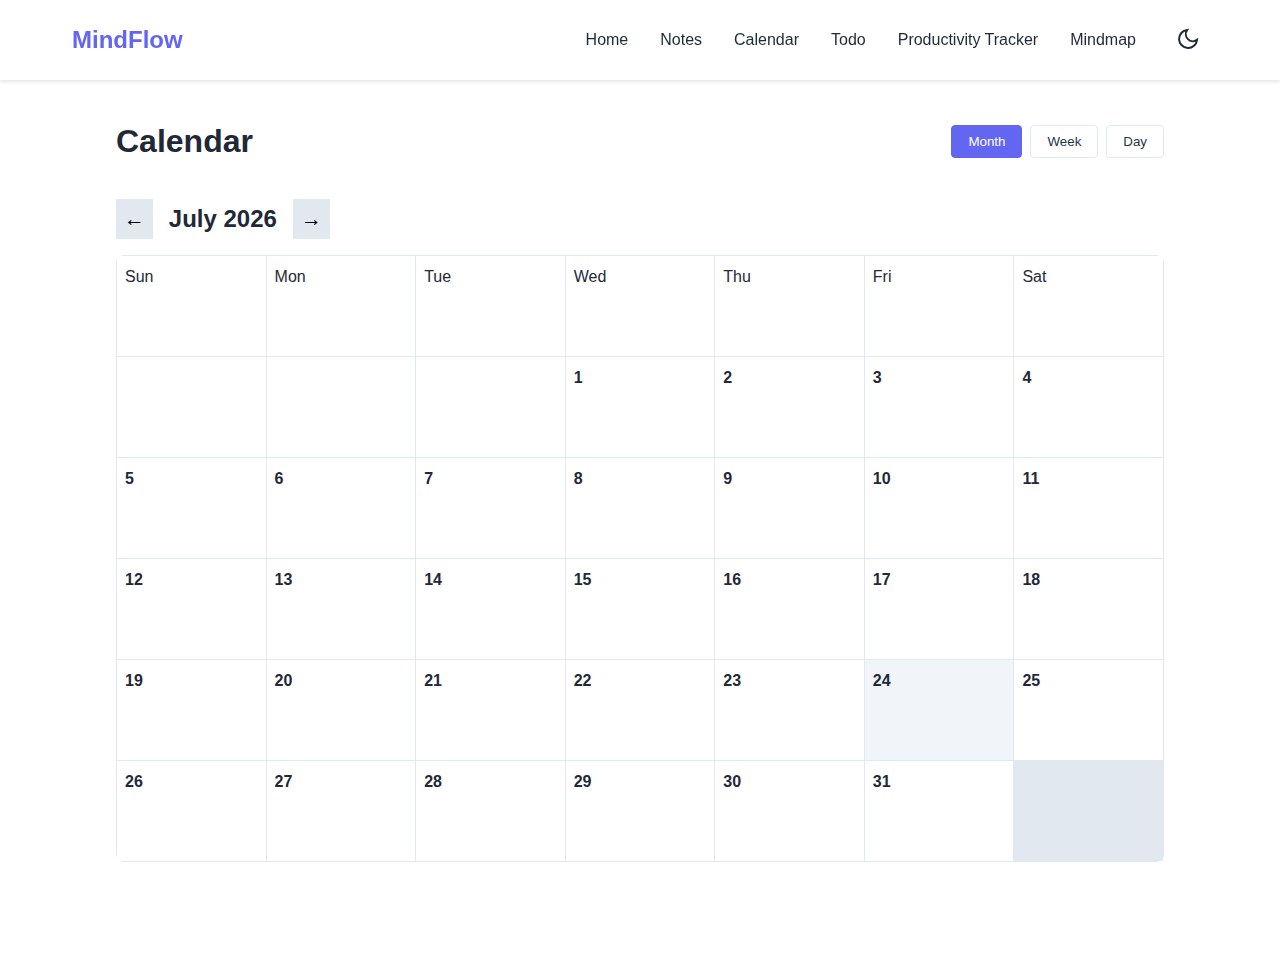
<file: HTML/calander.html>
<!DOCTYPE html>
<html lang="en">
  <head>
    <meta charset="UTF-8" />
    <meta name="viewport" content="width=device-width, initial-scale=1.0" />
    <title>Calendar App</title>
    <link rel="stylesheet" href="../Calendar/calendar.css" />
    <link rel="stylesheet" href="../HomePage/style.css">
  </head>
  <body>
    <header class="header">
      <nav class="nav container">
          <div class="logo animate-slide-down">
            <span>MindFlow</span>
          </div>
          <div class="nav-menu" id="nav-menu">
              <ul class="nav-list">
                <li><a href="../index.html" class="nav-link animate-slide-down" style="animation-delay: 400ms;">Home</a></li>
                    <li><a href="./notes.html" class="nav-link animate-slide-down" style="animation-delay: 100ms;">Notes</a></li>
                    <li><a href="./calendar.html" class="nav-link animate-slide-down" style="animation-delay: 200ms;">Calendar</a></li>
                    <li><a href="./todo.html" class="nav-link animate-slide-down" style="animation-delay: 300ms;">Todo</a></li>
                    <li><a href="./tracker.html" class="nav-link animate-slide-down" style="animation-delay: 300ms;">Productivity Tracker</a></li>
                    <li><a href="./mindmap.html" class="nav-link animate-slide-down" style="animation-delay: 400ms;">Mindmap</a></li>
              </ul>
              <button class="theme-toggle animate-slide-down" id="darkModeToggle" aria-label="Toggle theme" style="animation-delay: 500ms;">
                  <svg class="sun-icon" viewBox="0 0 24 24" width="24" height="24" stroke="currentColor" stroke-width="2" fill="none">
                      <circle cx="12" cy="12" r="5"></circle>
                      <line x1="12" y1="1" x2="12" y2="3"></line>
                      <line x1="12" y1="21" x2="12" y2="23"></line>
                      <line x1="4.22" y1="4.22" x2="5.64" y2="5.64"></line>
                      <line x1="18.36" y1="18.36" x2="19.78" y2="19.78"></line>
                      <line x1="1" y1="12" x2="3" y2="12"></line>
                      <line x1="21" y1="12" x2="23" y2="12"></line>
                      <line x1="4.22" y1="19.78" x2="5.64" y2="18.36"></line>
                      <line x1="18.36" y1="5.64" x2="19.78" y2="4.22"></line>
                  </svg>
                  <svg class="moon-icon" viewBox="0 0 24 24" width="24" height="24" stroke="currentColor" stroke-width="2" fill="none">
                      <path d="M21 12.79A9 9 0 1 1 11.21 3 7 7 0 0 0 21 12.79z"></path>
                  </svg>
              </button>
          </div>

          <button class="hamburger" id="hamburger" aria-label="Menu">
              <span></span>
              <span></span>
              <span></span>
          </button>
      </nav>
  </header>
    <div id="app" class="app">
      <header class="calendar-header">
        <h1>Calendar</h1>
        <div class="header-controls">
          <div class="view-controls">
            <button data-view="month" class="view-button active">Month</button>
            <button data-view="week" class="view-button">Week</button>
            <button data-view="day" class="view-button">Day</button>
          </div>
        </div>
      </header>

      <div class="toolbar">
        <div class="date-navigation">
          <button id="prevButton" class="nav-button">←</button>
          <h2 id="currentDate">September 2023</h2>
          <button id="nextButton" class="nav-button">→</button>
        </div>
      </div>

      <main>
        <div id="calendarView" class="calendar-view"></div>
      </main>
    </div>

    <!-- Task Modal -->
    <div id="taskModal" class="modal">
      <div class="modal-content">
        <h3 id="modalTitle">Add Task</h3>
        <form id="taskForm">
          <input type="hidden" id="taskId" />
          
          <div class="form-group">
            <label for="taskName">Task Name</label>
            <input type="text" id="taskName" required />
          </div>

          <div class="form-group">
            <label for="taskStartDate">Start Date</label>
            <input type="date" id="taskStartDate" required />
          </div>

          <div class="form-group">
            <label for="taskEndDate">End Date</label>
            <input type="date" id="taskEndDate" required />
          </div>

          <div class="form-group">
            <label for="taskStartTime">Start Time</label>
            <input type="time" id="taskStartTime" required />
          </div>

          <div class="form-group">
            <label for="taskEndTime">End Time</label>
            <input type="time" id="taskEndTime" required />
          </div>

          <div class="form-group">
            <label for="taskDescription">Description</label>
            <textarea id="taskDescription"></textarea>
          </div>

          <div class="form-actions">
            <button type="submit" class="btn-primary">Save</button>
            <button type="button" class="btn-secondary" id="cancelTask">Cancel</button>
            <button type="button" class="btn-danger" id="deleteTask">Delete</button>
          </div>
        </form>
      </div>
    </div>

    <script type="module" src="../Calendar/calendar.js"></script>
  </body>
</html>
</file>
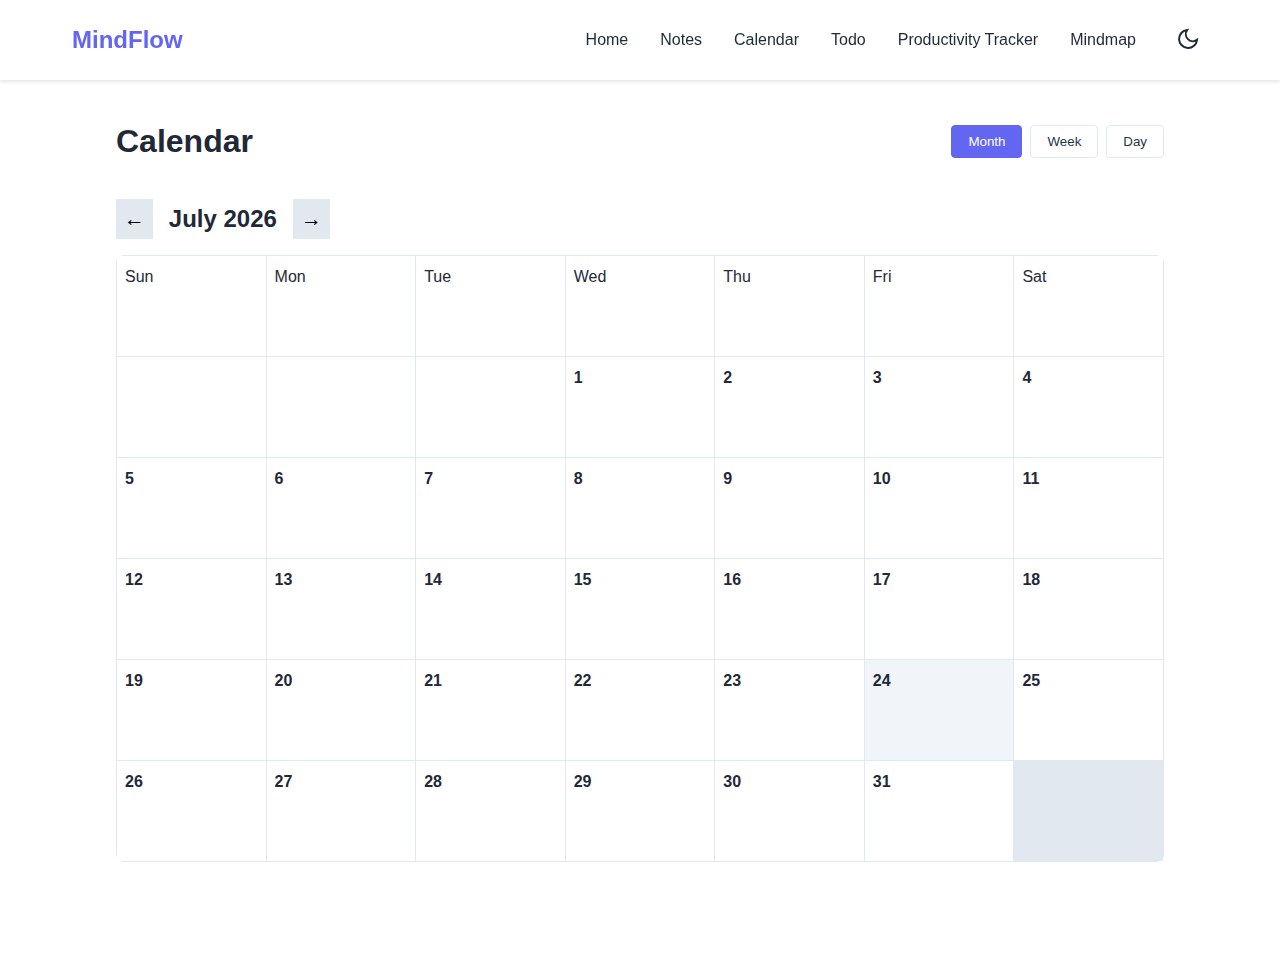
<file: HTML/calendar.html>
<!DOCTYPE html>
<html lang="en">
  <head>
    <meta charset="UTF-8" />
    <meta name="viewport" content="width=device-width, initial-scale=1.0" />
    <title>Calendar App</title>
    <link rel="stylesheet" href="../Calendar/calendar.css" />
    <link rel="stylesheet" href="../HomePage/style.css">
    <link rel="icon" href="https://cdn-icons-png.flaticon.com/512/9154/9154733.png" type="image/x-icon">
  </head>
  <body>
    <header class="header">
      <nav class="nav container">
          <div class="logo animate-slide-down">
            <span>MindFlow</span>
          </div>
          <div class="nav-menu" id="nav-menu">
              <ul class="nav-list">
                <li><a href="../index.html" class="nav-link animate-slide-down" style="animation-delay: 400ms;">Home</a></li>
                    <li><a href="./notes.html" class="nav-link animate-slide-down" style="animation-delay: 100ms;">Notes</a></li>
                    <li><a href="./calendar.html" class="nav-link animate-slide-down" style="animation-delay: 200ms;">Calendar</a></li>
                    <li><a href="./todo.html" class="nav-link animate-slide-down" style="animation-delay: 300ms;">Todo</a></li>
                    <li><a href="./tracker.html" class="nav-link animate-slide-down" style="animation-delay: 300ms;">Productivity Tracker</a></li>
                    <li><a href="./mindmap.html" class="nav-link animate-slide-down" style="animation-delay: 400ms;">Mindmap</a></li>
              </ul>
              <button class="theme-toggle animate-slide-down" id="darkModeToggle" aria-label="Toggle theme" style="animation-delay: 500ms;">
                  <svg class="sun-icon" viewBox="0 0 24 24" width="24" height="24" stroke="currentColor" stroke-width="2" fill="none">
                      <circle cx="12" cy="12" r="5"></circle>
                      <line x1="12" y1="1" x2="12" y2="3"></line>
                      <line x1="12" y1="21" x2="12" y2="23"></line>
                      <line x1="4.22" y1="4.22" x2="5.64" y2="5.64"></line>
                      <line x1="18.36" y1="18.36" x2="19.78" y2="19.78"></line>
                      <line x1="1" y1="12" x2="3" y2="12"></line>
                      <line x1="21" y1="12" x2="23" y2="12"></line>
                      <line x1="4.22" y1="19.78" x2="5.64" y2="18.36"></line>
                      <line x1="18.36" y1="5.64" x2="19.78" y2="4.22"></line>
                  </svg>
                  <svg class="moon-icon" viewBox="0 0 24 24" width="24" height="24" stroke="currentColor" stroke-width="2" fill="none">
                      <path d="M21 12.79A9 9 0 1 1 11.21 3 7 7 0 0 0 21 12.79z"></path>
                  </svg>
              </button>
          </div>

          <button class="hamburger" id="hamburger" aria-label="Menu">
              <span></span>
              <span></span>
              <span></span>
          </button>
      </nav>
  </header>
    <div id="app" class="app">
      <header class="calendar-header">
        <h1>Calendar</h1>
        <div class="header-controls">
          <div class="view-controls">
            <button data-view="month" class="view-button active">Month</button>
            <button data-view="week" class="view-button">Week</button>
            <button data-view="day" class="view-button">Day</button>
          </div>
        </div>
      </header>

      <div class="toolbar">
        <div class="date-navigation">
          <button id="prevButton" class="nav-button">←</button>
          <h2 id="currentDate">September 2023</h2>
          <button id="nextButton" class="nav-button">→</button>
        </div>
      </div>

      <main>
        <div id="calendarView" class="calendar-view"></div>
      </main>
    </div>

    <!-- Task Modal -->
    <div id="taskModal" class="modal">
      <div class="modal-content">
        <h3 id="modalTitle">Add Task</h3>
        <form id="taskForm">
          <input type="hidden" id="taskId" />
          
          <div class="form-group">
            <label for="taskName">Task Name</label>
            <input type="text" id="taskName" required />
          </div>

          <div class="form-group">
            <label for="taskStartDate">Start Date</label>
            <input type="date" id="taskStartDate" required />
          </div>

          <div class="form-group">
            <label for="taskEndDate">End Date</label>
            <input type="date" id="taskEndDate" required />
          </div>

          <div class="form-group">
            <label for="taskStartTime">Start Time</label>
            <input type="time" id="taskStartTime" required />
          </div>

          <div class="form-group">
            <label for="taskEndTime">End Time</label>
            <input type="time" id="taskEndTime" required />
          </div>

          <div class="form-group">
            <label for="taskDescription">Description</label>
            <textarea id="taskDescription"></textarea>
          </div>

          <div class="form-actions">
            <button type="submit" class="btn-primary">Save</button>
            <button type="button" class="btn-secondary" id="cancelTask">Cancel</button>
            <button type="button" class="btn-danger" id="deleteTask">Delete</button>
          </div>
        </form>
      </div>
    </div>

    <script type="module" src="../Calendar/calendar.js"></script>
  </body>
</html>
</file>
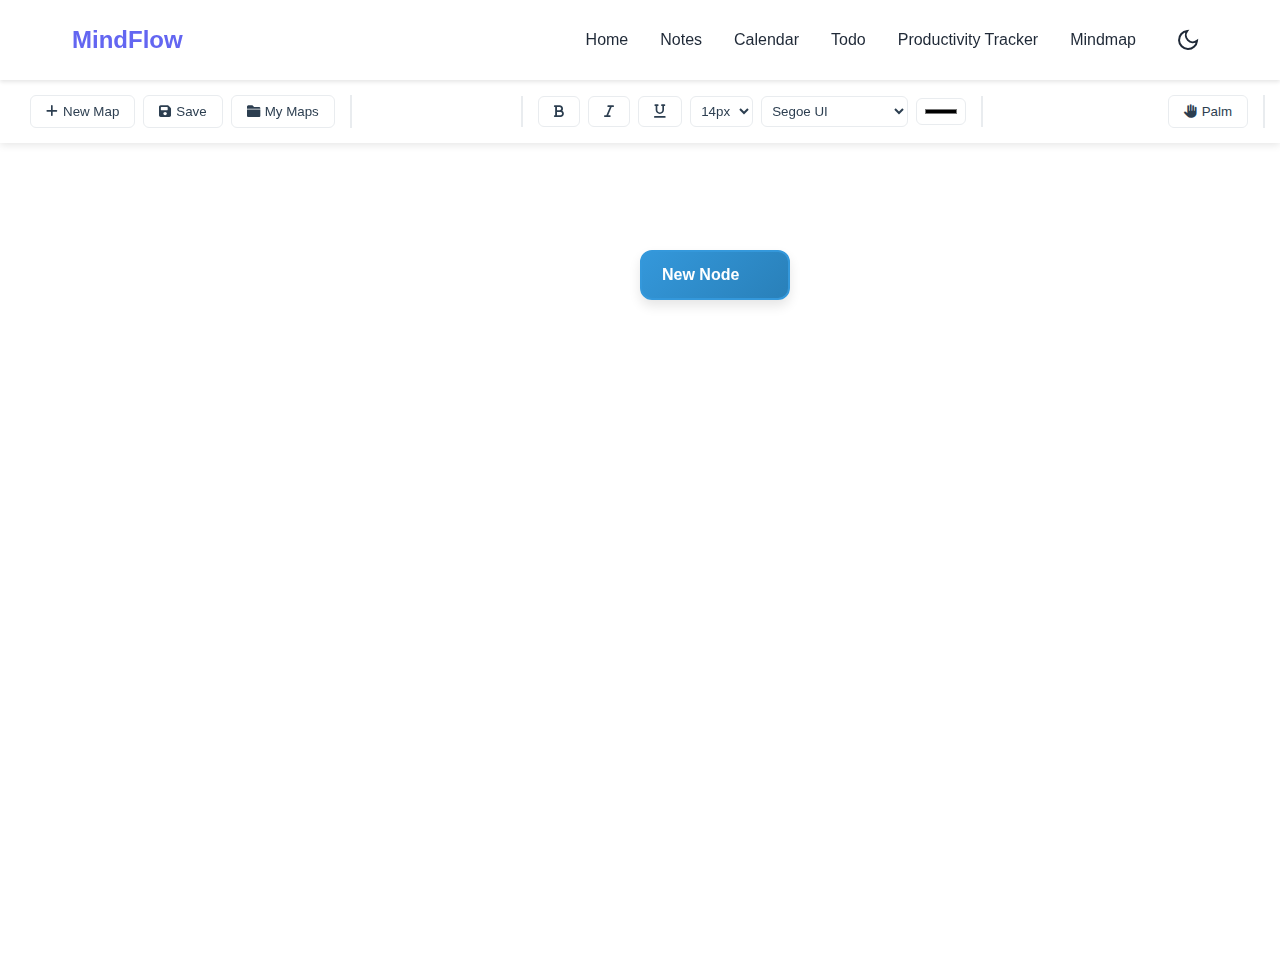
<file: HTML/mindmap.html>
<!DOCTYPE html>
<html lang="en">
<head>
    <meta charset="UTF-8">
    <meta name="viewport" content="width=device-width, initial-scale=1.0">
    <title>Mind Map Creator</title>
    <link rel="stylesheet" href="https://cdnjs.cloudflare.com/ajax/libs/font-awesome/6.0.0/css/all.min.css">
    <link rel="stylesheet" href="../MindMap/mindmap.css">
    <link rel="stylesheet" href="../HomePage/style.css">
    <link rel="icon" href="https://cdn-icons-png.flaticon.com/512/9154/9154733.png" type="image/x-icon">
</head>
<body>
    <header class="header">
        <nav class="nav container">
            <div class="logo animate-slide-down">
                <span>MindFlow</span>
            </div>
            <div class="nav-menu" id="nav-menu">
                <ul class="nav-list">
                    <li><a href="../index.html" class="nav-link animate-slide-down" style="animation-delay: 400ms;">Home</a></li>
                    <li><a href="./notes.html" class="nav-link animate-slide-down" style="animation-delay: 100ms;">Notes</a></li>
                    <li><a href="./calendar.html" class="nav-link animate-slide-down" style="animation-delay: 200ms;">Calendar</a></li>
                    <li><a href="./todo.html" class="nav-link animate-slide-down" style="animation-delay: 300ms;">Todo</a></li>
                    <li><a href="./tracker.html" class="nav-link animate-slide-down" style="animation-delay: 300ms;">Productivity Tracker</a></li>
                    <li><a href="./mindmap.html" class="nav-link animate-slide-down" style="animation-delay: 400ms;">Mindmap</a></li>
                </ul>
                <button class="theme-toggle animate-slide-down" id="toggleTheme" aria-label="Toggle theme" style="animation-delay: 500ms;">
                    <svg class="sun-icon" viewBox="0 0 24 24" width="24" height="24" stroke="currentColor" stroke-width="2" fill="none">
                        <circle cx="12" cy="12" r="5"></circle>
                        <line x1="12" y1="1" x2="12" y2="3"></line>
                        <line x1="12" y1="21" x2="12" y2="23"></line>
                        <line x1="4.22" y1="4.22" x2="5.64" y2="5.64"></line>
                        <line x1="18.36" y1="18.36" x2="19.78" y2="19.78"></line>
                        <line x1="1" y1="12" x2="3" y2="12"></line>
                        <line x1="21" y1="12" x2="23" y2="12"></line>
                        <line x1="4.22" y1="19.78" x2="5.64" y2="18.36"></line>
                        <line x1="18.36" y1="5.64" x2="19.78" y2="4.22"></line>
                    </svg>
                    <svg class="moon-icon" viewBox="0 0 24 24" width="24" height="24" stroke="currentColor" stroke-width="2" fill="none">
                        <path d="M21 12.79A9 9 0 1 1 11.21 3 7 7 0 0 0 21 12.79z"></path>
                    </svg>
                </button>
            </div>

            <button class="hamburger" id="hamburger" aria-label="Menu">
                <span></span>
                <span></span>
                <span></span>
            </button>
        </nav>
    </header>
<main id="not">
    <div class="toolbar">
        <div class="toolbar-group">
            <button id="createNewMap" title="Create New Mind Map">
                <i class="fas fa-plus"></i> New Map
            </button>
            <button id="saveMap" title="Save Mind Map">
                <i class="fas fa-save"></i> Save
            </button>
            <button id="savedMapsBtn" title="View Saved Maps">
                <i class="fas fa-folder"></i> My Maps
            </button>
        </div>
        
        <div class="toolbar-group text-controls">
            <button data-command="bold" title="Bold">
                <i class="fas fa-bold"></i>
            </button>
            <button data-command="italic" title="Italic">
                <i class="fas fa-italic"></i>
            </button>
            <button data-command="underline" title="Underline">
                <i class="fas fa-underline"></i>
            </button>
            <select id="fontSize" title="Font Size">
                <option value="12px">12px</option>
                <option value="14px" selected>14px</option>
                <option value="16px">16px</option>
                <option value="18px">18px</option>
                <option value="20px">20px</option>
            </select>
            <select id="fontFamily" title="Font Family">
                <option value="Segoe UI">Segoe UI</option>
                <option value="Arial">Arial</option>
                <option value="Times New Roman">Times New Roman</option>
                <option value="Courier New">Courier New</option>
            </select>
            <input type="color" id="textColor" value="#000000" title="Text Color">
        </div>

        <div class="toolbar-group">
            <button id="panTool" title="Pan Tool">
                <i class="fas fa-hand-paper"></i> Palm
            </button>
        </div>
    </div>

    <div class="canvas-container">
        <canvas id="connectionCanvas"></canvas>
        <div id="mindMapContainer"></div>
    </div>

    <div class="saved-maps">
        <h3>Saved Mind Maps</h3>
        <div id="savedMapsList"></div>
    </div>
</main>

    <script src="../MindMap/mindmap.js"></script>
</body>
</html>
</file>
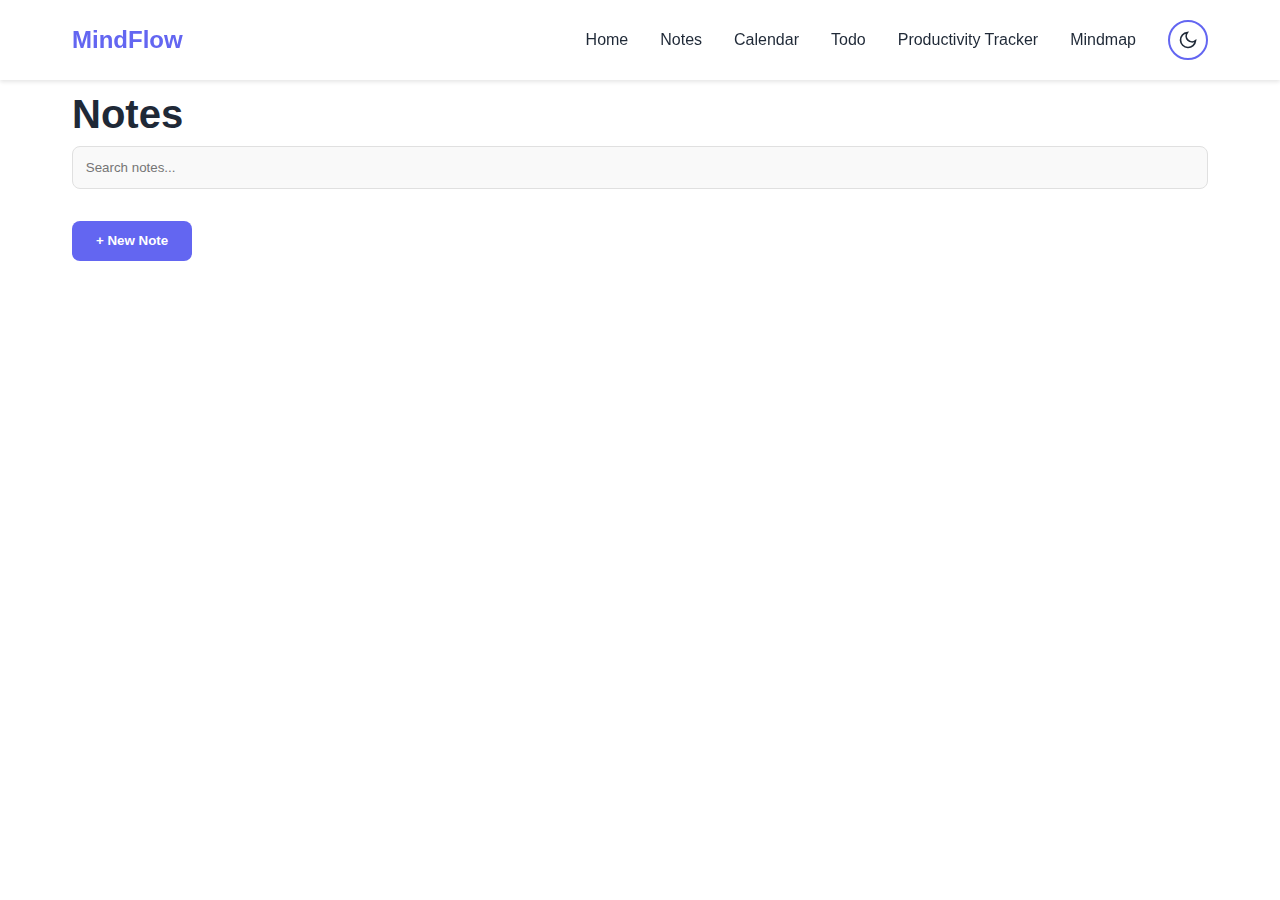
<file: HTML/notes.html>
<!DOCTYPE html>
<html lang="en">
  <head>
    <meta charset="UTF-8" />
    <link rel="icon" type="image/svg+xml" href="/vite.svg" />
    <meta name="viewport" content="width=device-width, initial-scale=1.0" />
    <title>Note Taking App</title>
    <link rel="stylesheet" href="../Note/notes.css">
    <link rel="stylesheet" href="../HomePage/style.css">
    <link rel="icon" href="https://cdn-icons-png.flaticon.com/512/9154/9154733.png" type="image/x-icon">
  </head>
  <body>
    <div id="app">
      <header class="header">
        <nav class="nav container">
            <div class="logo animate-slide-down">
              <span>MindFlow</span>
            </div>
            <div class="nav-menu" id="nav-menu">
                <ul class="nav-list">
                  <li><a href="../index.html" class="nav-link animate-slide-down" style="animation-delay: 400ms;">Home</a></li>
                  <li><a href="./notes.html" class="nav-link animate-slide-down" style="animation-delay: 100ms;">Notes</a></li>
                  <li><a href="./calendar.html" class="nav-link animate-slide-down" style="animation-delay: 200ms;">Calendar</a></li>
                  <li><a href="./todo.html" class="nav-link animate-slide-down" style="animation-delay: 300ms;">Todo</a></li>
                  <li><a href="./tracker.html" class="nav-link animate-slide-down" style="animation-delay: 300ms;">Productivity Tracker</a></li>
                  <li><a href="./mindmap.html" class="nav-link animate-slide-down" style="animation-delay: 400ms;">Mindmap</a></li>
                </ul>
                <button class="theme-toggle animate-slide-down" id="theme-toggle" aria-label="Toggle theme" style="animation-delay: 500ms;">
                    <svg class="sun-icon" viewBox="0 0 24 24" width="24" height="24" stroke="currentColor" stroke-width="2" fill="none">
                        <circle cx="12" cy="12" r="5"></circle>
                        <line x1="12" y1="1" x2="12" y2="3"></line>
                        <line x1="12" y1="21" x2="12" y2="23"></line>
                        <line x1="4.22" y1="4.22" x2="5.64" y2="5.64"></line>
                        <line x1="18.36" y1="18.36" x2="19.78" y2="19.78"></line>
                        <line x1="1" y1="12" x2="3" y2="12"></line>
                        <line x1="21" y1="12" x2="23" y2="12"></line>
                        <line x1="4.22" y1="19.78" x2="5.64" y2="18.36"></line>
                        <line x1="18.36" y1="5.64" x2="19.78" y2="4.22"></line>
                    </svg>
                    <svg class="moon-icon" viewBox="0 0 24 24" width="24" height="24" stroke="currentColor" stroke-width="2" fill="none">
                        <path d="M21 12.79A9 9 0 1 1 11.21 3 7 7 0 0 0 21 12.79z"></path>
                    </svg>
                </button>
            </div>

            <button class="hamburger" id="hamburger" aria-label="Menu">
                <span></span>
                <span></span>
                <span></span>
            </button>
        </nav>
    </header>
      <header id="not">
        <h1>Notes</h1>
      </header>

      <div class="search-container">
        <input type="text" id="search" placeholder="Search notes..." />
      </div>

      <div class="add-note-container">
        <button id="add-note-btn">+ New Note</button>
      </div>

      <div class="notes-grid" id="notes-container"></div>

      <div class="modal" id="note-modal">
        <div class="modal-content">
          <div class="modal-header">
            <h2>Add Note</h2>
            <button class="close-modal">&times;</button>
          </div>
          <div class="modal-body">
            <input type="text" id="note-title" placeholder="Title" />
            <div class="toolbar">
              <button data-command="bold" title="Bold" class="format-btn">B</button>
              <button data-command="italic" title="Italic" class="format-btn">I</button>
              <button data-command="underline" title="Underline" class="format-btn">U</button>
              <button data-command="insertUnorderedList" title="Bullet List" class="format-btn">•</button>
            </div>
            <div id="note-content" class="editor" contenteditable="true"></div>
            <div class="image-upload">
              <label for="image-input">
                <span class="upload-icon">📷</span>
                <span>Add Image</span>
              </label>
              <input type="file" id="image-input" accept="image/*" />
            </div>
          </div>
          <div class="modal-footer">
            <button id="save-note">Save Note</button>
          </div>
        </div>
      </div>

      <div class="modal" id="delete-modal">
        <div class="modal-content">
          <div class="modal-header">
            <h2>Delete Note</h2>
            <button class="close-modal">&times;</button>
          </div>
          <div class="modal-body">
            <p>Are you sure you want to delete this note?</p>
          </div>
          <div class="modal-footer">
            <button id="cancel-delete">Cancel</button>
            <button id="confirm-delete">Delete</button>
          </div>
        </div>
      </div>
    </div>
    <script type="module" src="../Note/notes.js"></script>
    
  </body>
</html>
</file>
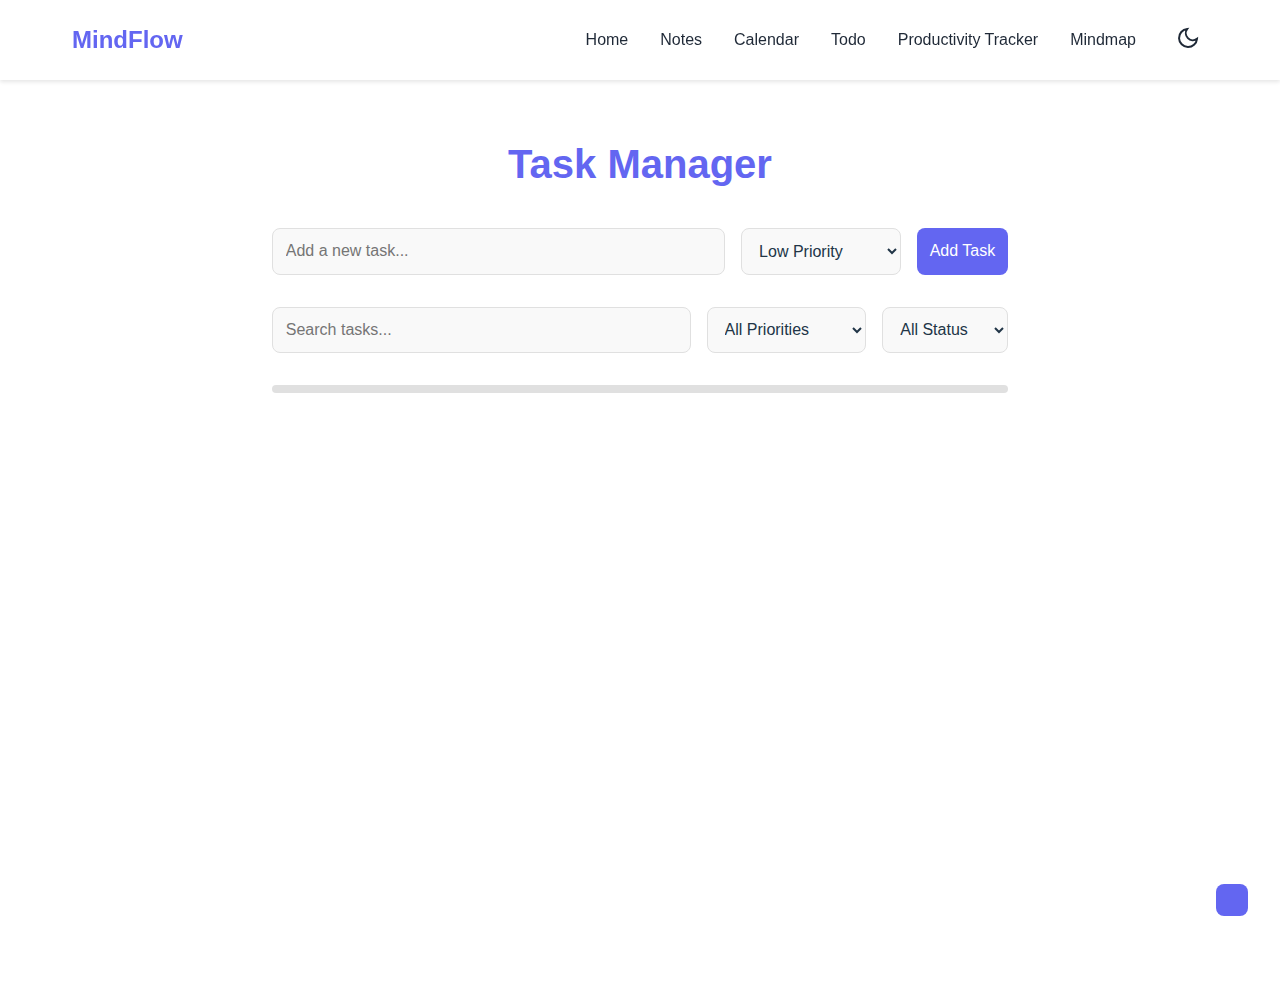
<file: HTML/todo.html>
<!DOCTYPE html>
<html lang="en">
  <head>
    <meta charset="UTF-8" />
    <meta name="viewport" content="width=device-width, initial-scale=1.0" />
    <title>Task Manager</title>
    <link rel="stylesheet" href="../Todo/todo.css" />
    <link rel="stylesheet" href="../HomePage/style.css">
    <link rel="icon" href="https://cdn-icons-png.flaticon.com/512/9154/9154733.png" type="image/x-icon">
  </head>
  <body>
    <header class="header">
      <nav class="nav container">
          <div class="logo animate-slide-down">
            <span>MindFlow</span>
          </div>
          <div class="nav-menu" id="nav-menu">
              <ul class="nav-list">
                <li><a href="../index.html" class="nav-link animate-slide-down" style="animation-delay: 400ms;">Home</a></li>
                    <li><a href="./notes.html" class="nav-link animate-slide-down" style="animation-delay: 100ms;">Notes</a></li>
                    <li><a href="./calendar.html" class="nav-link animate-slide-down" style="animation-delay: 200ms;">Calendar</a></li>
                    <li><a href="./todo.html" class="nav-link animate-slide-down" style="animation-delay: 300ms;">Todo</a></li>
                    <li><a href="./tracker.html" class="nav-link animate-slide-down" style="animation-delay: 300ms;">Productivity Tracker</a></li>
                    <li><a href="./mindmap.html" class="nav-link animate-slide-down" style="animation-delay: 400ms;">Mindmap</a></li>
              </ul>
              <button class="theme-toggle animate-slide-down" id="themeToggle" aria-label="Toggle theme" style="animation-delay: 500ms;">
                  <svg class="sun-icon" viewBox="0 0 24 24" width="24" height="24" stroke="currentColor" stroke-width="2" fill="none">
                      <circle cx="12" cy="12" r="5"></circle>
                      <line x1="12" y1="1" x2="12" y2="3"></line>
                      <line x1="12" y1="21" x2="12" y2="23"></line>
                      <line x1="4.22" y1="4.22" x2="5.64" y2="5.64"></line>
                      <line x1="18.36" y1="18.36" x2="19.78" y2="19.78"></line>
                      <line x1="1" y1="12" x2="3" y2="12"></line>
                      <line x1="21" y1="12" x2="23" y2="12"></line>
                      <line x1="4.22" y1="19.78" x2="5.64" y2="18.36"></line>
                      <line x1="18.36" y1="5.64" x2="19.78" y2="4.22"></line>
                  </svg>
                  <svg class="moon-icon" viewBox="0 0 24 24" width="24" height="24" stroke="currentColor" stroke-width="2" fill="none">
                      <path d="M21 12.79A9 9 0 1 1 11.21 3 7 7 0 0 0 21 12.79z"></path>
                  </svg>
              </button>
          </div>

          <button class="hamburger" id="hamburger" aria-label="Menu">
              <span></span>
              <span></span>
              <span></span>
          </button>
      </nav>
  </header>
  <div id="not">
    <div id="app">
      <header>
        <h1>Task Manager</h1>
      </header>
      
      <main>
        <div class="task-form">
          <input 
            type="text" 
            id="taskInput" 
            placeholder="Add a new task..."
            aria-label="Task name"
          >
          <select id="prioritySelect" aria-label="Task priority">
            <option value="low">Low Priority</option>
            <option value="medium">Medium Priority</option>
            <option value="high">High Priority</option>
          </select>
          <button id="addTask" aria-label="Add task">Add Task</button>
        </div>

        <div class="filters">
          <input 
            type="text" 
            id="searchInput" 
            placeholder="Search tasks..."
            aria-label="Search tasks"
          >
          <select id="filterPriority" aria-label="Filter by priority">
            <option value="all">All Priorities</option>
            <option value="low">Low Priority</option>
            <option value="medium">Medium Priority</option>
            <option value="high">High Priority</option>
          </select>
          <select id="filterStatus" aria-label="Filter by status">
            <option value="all">All Status</option>
            <option value="active">Active</option>
            <option value="completed">Completed</option>
          </select>
        </div>

        <div class="progress-bar">
          <div class="progress-fill" id="progressFill"></div>
        </div>

        <div id="taskList" class="task-list"></div>
      </main>
    </div>

    <!-- Edit Task Modal -->
    <div id="editModal" class="modal" role="dialog" aria-labelledby="editModalTitle">
      <div class="modal-content">
        <h2 id="editModalTitle">Edit Task</h2>
        <input type="text" id="editTaskInput" aria-label="Edit task name">
        <div class="modal-actions">
          <button id="saveEditBtn">Save</button>
          <button id="cancelEditBtn">Cancel</button>
        </div>
      </div>
    </div>

    <!-- Delete Task Modal -->
    <div id="deleteModal" class="modal" role="dialog" aria-labelledby="deleteModalTitle">
      <div class="modal-content">
        <h2 id="deleteModalTitle">Delete Task</h2>
        <p>Are you sure you want to delete this task?</p>
        <div class="modal-actions">
          <button id="confirmDeleteBtn">Delete</button>
          <button id="cancelDeleteBtn">Cancel</button>
        </div>
      </div>
    </div>

    <div id="notification" class="notification" role="alert" aria-live="polite"></div>
  </div>
    <script type="module" src="../Todo/todo.js"></script>
  </body>
</html>
</file>
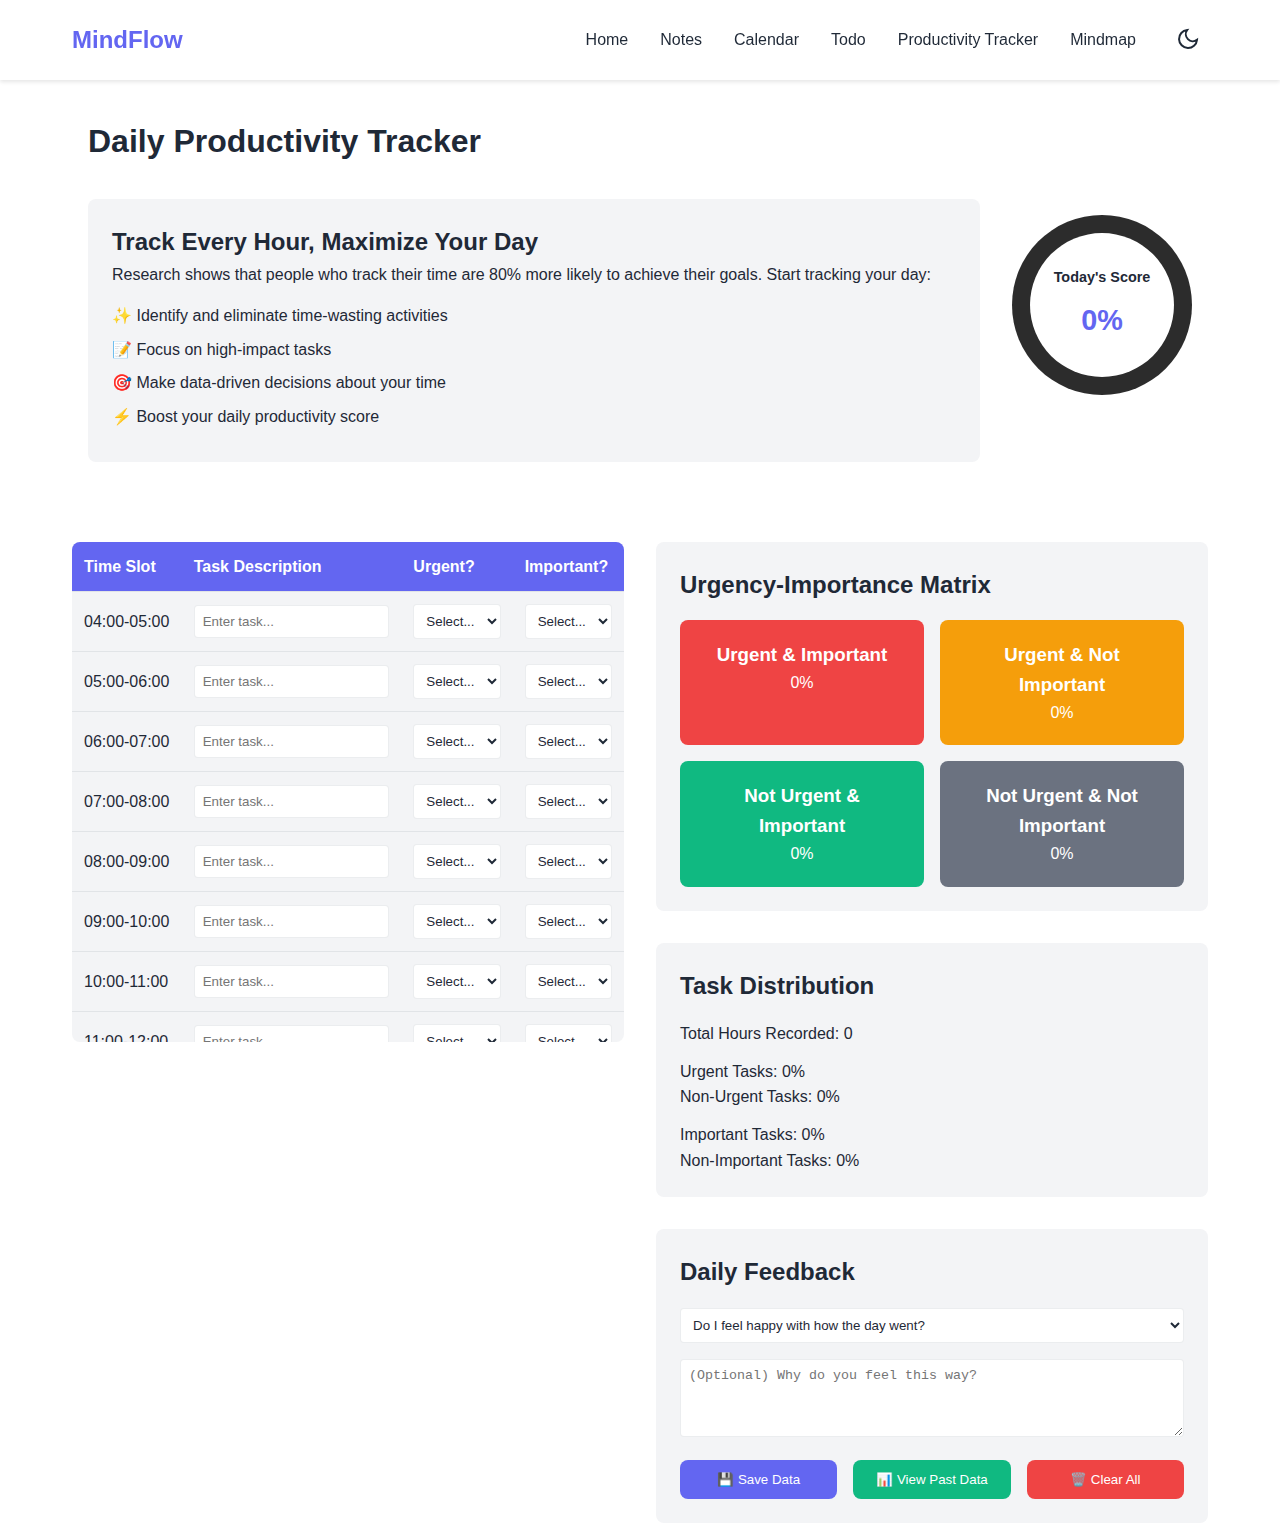
<file: HTML/tracker.html>
<!DOCTYPE html>
<html lang="en">
<head>
    <meta charset="UTF-8">
    <meta name="viewport" content="width=device-width, initial-scale=1.0">
    <title>Daily Productivity Tracker</title>
    <link rel="stylesheet" href="../ProdTracker/tracker.css">
    <link rel="stylesheet" href="../HomePage/style.css">
    <link rel="icon" href="https://cdn-icons-png.flaticon.com/512/9154/9154733.png" type="image/x-icon">
</head>
<body>
    <header class="header"> 
        <nav class="nav container">
            <div class="logo animate-slide-down">
                <span>MindFlow</span>
            </div>
            <div class="nav-menu" id="nav-menu">
                <ul class="nav-list">
                    <li><a href="../index.html" class="nav-link animate-slide-down" style="animation-delay: 400ms;">Home</a></li>
                    <li><a href="./notes.html" class="nav-link animate-slide-down" style="animation-delay: 100ms;">Notes</a></li>
                    <li><a href="./calendar.html" class="nav-link animate-slide-down" style="animation-delay: 200ms;">Calendar</a></li>
                    <li><a href="./todo.html" class="nav-link animate-slide-down" style="animation-delay: 300ms;">Todo</a></li>
                    <li><a href="./tracker.html" class="nav-link animate-slide-down" style="animation-delay: 300ms;">Productivity Tracker</a></li>
                    <li><a href="./mindmap.html" class="nav-link animate-slide-down" style="animation-delay: 400ms;">Mindmap</a></li>
                </ul>
                <button class="theme-toggle animate-slide-down" id="themeToggle" aria-label="Toggle theme" style="animation-delay: 500ms;">
                    <svg class="sun-icon" viewBox="0 0 24 24" width="24" height="24" stroke="currentColor" stroke-width="2" fill="none">
                        <circle cx="12" cy="12" r="5"></circle>
                        <line x1="12" y1="1" x2="12" y2="3"></line>
                        <line x1="12" y1="21" x2="12" y2="23"></line>
                        <line x1="4.22" y1="4.22" x2="5.64" y2="5.64"></line>
                        <line x1="18.36" y1="18.36" x2="19.78" y2="19.78"></line>
                        <line x1="1" y1="12" x2="3" y2="12"></line>
                        <line x1="21" y1="12" x2="23" y2="12"></line>
                        <line x1="4.22" y1="19.78" x2="5.64" y2="18.36"></line>
                        <line x1="18.36" y1="5.64" x2="19.78" y2="4.22"></line>
                    </svg>
                    <svg class="moon-icon" viewBox="0 0 24 24" width="24" height="24" stroke="currentColor" stroke-width="2" fill="none">
                        <path d="M21 12.79A9 9 0 1 1 11.21 3 7 7 0 0 0 21 12.79z"></path>
                    </svg>
                </button>
            </div>

            <button class="hamburger" id="hamburger" aria-label="Menu">
                <span></span>
                <span></span>
                <span></span>
            </button>
        </nav>
    </header>
    <div class="container" id="not">
        <div class="hour-header" id="hour-header">
            <div class="header-content">
                <div class="head">
                    <h1>Daily Productivity Tracker</h1>
                </div>
                <div class="intro">
                    <h2>Track Every Hour, Maximize Your Day</h2>
                    <p>Research shows that people who track their time are 80% more likely to achieve their goals. Start tracking your day:</p>
                    <ul>
                        <li>✨ Identify and eliminate time-wasting activities</li>
                        <li>📝 Focus on high-impact tasks</li>
                        <li>🎯 Make data-driven decisions about your time</li>
                        <li>⚡ Boost your daily productivity score</li>
                    </ul>
                </div>
            </div>
            <div class="productivity-circle">
                <div class="circle">
                    <div class="circle-inner">
                        <h2>Today's Score</h2>
                        <span id="productivityScore">0%</span>
                    </div>
                </div>
            </div>
        </div>

        <div class="main-content">
            <section class="tasks-section">
                <div class="table-container">
                    <table id="taskTable">
                        <thead>
                            <tr>
                                <th>Time Slot</th>
                                <th>Task Description</th>
                                <th>Urgent?</th>
                                <th>Important?</th>
                            </tr>
                        </thead>
                        <tbody id="taskTableBody">
                            <!-- Will be populated by JavaScript -->
                        </tbody>
                    </table>
                </div>
            </section>

            <div class="right-panel">
                <section class="matrix-section">
                    <h2>Urgency-Importance Matrix</h2>
                    <div class="matrix-grid">
                        <div class="matrix-cell urgent-important">
                            <h3>Urgent & Important</h3>
                            <span class="percentage">0%</span>
                        </div>
                        <div class="matrix-cell urgent-not-important">
                            <h3>Urgent & Not Important</h3>
                            <span class="percentage">0%</span>
                        </div>
                        <div class="matrix-cell not-urgent-important">
                            <h3>Not Urgent & Important</h3>
                            <span class="percentage">0%</span>
                        </div>
                        <div class="matrix-cell not-urgent-not-important">
                            <h3>Not Urgent & Not Important</h3>
                            <span class="percentage">0%</span>
                        </div>
                    </div>
                </section>

                <section class="task-distribution">
                    <h2>Task Distribution</h2>
                    <div class="distribution-list">
                        <p>Total Hours Recorded: <span id="totalHours">0</span></p>
                        <div>
                            <p>Urgent Tasks: <span id="urgentYes">0%</span></p>
                            <p>Non-Urgent Tasks: <span id="urgentNo">0%</span></p>
                        </div>
                        <div>
                            <p>Important Tasks: <span id="importantYes">0%</span></p>
                            <p>Non-Important Tasks: <span id="importantNo">0%</span></p>
                        </div>
                    </div>
                </section>

                <section class="feedback-section">
                    <h2>Daily Feedback</h2>
                    <div class="feedback-container">
                        <div class="feedback-item">
                            <select id="satisfaction">
                                <option value="">Do I feel happy with how the day went?</option>
                                <option value="yes">Yes</option>
                                <option value="no">No</option>
                            </select>
                        </div>
                        <div class="feedback-item">
                            <textarea id="feedbackText" rows="4" placeholder="(Optional) Why do you feel this way?"></textarea>
                        </div>
                    </div>

                    <div class="action-buttons">
                        <button id="saveData" class="btn primary">💾 Save Data</button>
                        <button id="viewPastData" class="btn secondary">📊 View Past Data</button>
                        <button id="clearAll" class="btn danger">🗑️ Clear All</button>
                    </div>
                </section>
            </div>
        </div>
    </div>

    <!-- Modal for Past Data -->
    <div id="pastDataModal" class="modal">
        <div class="modal-content">
            <span class="close">&times;</span>
            <h2>Past Records</h2>
            <div id="pastDataContent"></div>
        </div>
    </div>

    <!-- Confirmation Modal -->
    <div id="confirmationModal" class="modal">
        <div class="modal-content">
            <h2>Confirm Action</h2>
            <p id="confirmationMessage"></p>
            <div class="modal-buttons">
                <button id="confirmYes" class="btn primary">Yes</button>
                <button id="confirmNo" class="btn secondary">No</button>
            </div>
        </div>
    </div>

    <script src="../ProdTracker/tracker.js"></script>
</body>
</html>
</file>
<file: Calendar/calendar.css>
.calendar-header {
    display: flex;
    justify-content: space-between;
    align-items: center;
    margin-bottom: 2rem;
  }
  
  :root {
    --primary-color: #646cff;
    --secondary-color: #535bf2;
    --background-color: #ffffff;
    --text-color: #213547;
    --border-color: #e2e8f0;
    --hover-color: #f1f5f9;
    --modal-background: rgba(0, 0, 0, 0.5);
    --card-background: #ffffff;
    --priority-high: #ef4444;
    --priority-medium: #f59e0b;
    --priority-low: #10b981;
  }
  
  [data-theme="dark"] {
    --background-color: #242424;
    --text-color: rgba(255, 255, 255, 0.87);
    --border-color: #374151;
    --hover-color: #1f2937;
    --card-background: #1a1a1a;
  }
  
  * {
    margin: 0;
    padding: 0;
    box-sizing: border-box;
  }
  
  body {
    font-family: Inter, system-ui, Avenir, Helvetica, Arial, sans-serif;
    line-height: 1.5;
    background-color: var(--background-color);
    color: var(--text-color);
  }
  
  .app {
    max-width: 1200px;
    margin: 100px;
    padding: 1rem;
  }
  
  .header-controls {
    display: flex;
    gap: 1rem;
    align-items: center;
  }
  
  .view-controls {
    display: flex;
    gap: 0.5rem;
  }
  
  .view-button {
    padding: 0.5rem 1rem;
    border: 1px solid var(--border-color);
    background: none;
    color: var(--text-color);
    cursor: pointer;
    border-radius: 4px;
  }
  
  .view-button.active {
    background-color: var(--primary-color);
    color: white;
    border-color: var(--primary-color);
  }
  
  .toolbar {
    display: flex;
    justify-content: space-between;
    align-items: center;
    margin-bottom: 1rem;
  }
  
  .date-navigation {
    display: flex;
    align-items: center;
    gap: 1rem;
  }
  
  /* Next and Prev Button */
  .nav-button {
    padding: 0.5rem;
    border: none;
    background-color: #e2e8f0;
    cursor: pointer;
    font-size: 1.3rem;
  }
  
  /* Calendar View */
  .calendar-view {
    border: 1px solid var(--border-color);
    border-radius: 8px;
  }
  
  /* Month View */
  .month-grid {
    display: grid;
    grid-template-columns: repeat(7, 1fr);
    gap: 1px;
    background-color: var(--border-color);
  }
  
  .calendar-cell {
    background-color: var(--card-background);
    min-height: 100px;
    padding: 0.5rem;
  }
  
  .calendar-cell.header {
    text-align: center;
    font-weight: bold;
    padding: 0.5rem;
    background-color: var(--card-background);
  }
  
  .calendar-cell.current-day {
    background-color: var(--hover-color);
  }
  
  .calendar-date {
    font-weight: bold;
    margin-bottom: 0.5rem;
  }
  
  .task-list {
    list-style: none;
    font-size: 0.875rem;
  }
  
  /* Week View */
  .week-view {
    display: grid;
    grid-template-columns: repeat(7, 1fr);
    gap: 1px;
    background-color: var(--border-color);
  }
  
  .week-day {
    background-color: var(--card-background);
    min-height: 200px;
    padding: 0.5rem;
  }
  
  .week-day.current-day {
    background-color: var(--hover-color);
  }
  
  .week-date {
    text-align: center;
    padding-bottom: 0.5rem;
    border-bottom: 1px solid var(--border-color);
    margin-bottom: 0.5rem;
  }
  
  .day-name {
    font-weight: bold;
  }
  
  .date-number {
    font-size: 1.2rem;
  }
  
  .week-tasks {
    display: flex;
    flex-direction: column;
    gap: 0.5rem;
  }
  
  /* Day View */
  .day-view {
    padding: 1rem;
  }
  
  .day-header {
    font-size: 1.5rem;
    font-weight: bold;
    margin-bottom: 1rem;
    text-align: center;
  }
  
  .day-tasks {
    display: flex;
    flex-direction: column;
    gap: 0.5rem;
    max-width: 800px;
    margin: 0 auto;
  }
  
  /* Task Items */
  .task-item {
    background-color: var(--card-background);
    padding: 0.5rem;
    border-radius: 4px;
    border: 1px solid var(--border-color);
    cursor: pointer;
    position: relative;
    padding-right: 2rem;
  }
  
  .task-time {
    font-weight: bold;
    color: var(--primary-color);
  }
  
  .task-content {
    margin-top: 0.25rem;
  }
  
  .task-description {
    font-size: 0.875rem;
    color: var(--text-color);
    opacity: 0.8;
  }
  
  .task-count {
    font-size: 0.8rem;
    color: var(--primary-color);
    margin-bottom: 0.25rem;
  }
  
  .more-tasks {
    font-size: 0.8rem;
    color: var(--text-color);
    opacity: 0.7;
    text-align: center;
    margin-top: 0.25rem;
  }
  
  .delete-task-btn {
    position: absolute;
    right: 0.5rem;
    top: 50%;
    transform: translateY(-50%);
    background: none;
    border: none;
    color: #ef4444;
    font-size: 1.2rem;
    cursor: pointer;
    opacity: 0;
    transition: opacity 0.2s;
  }
  
  .task-item:hover .delete-task-btn {
    opacity: 1;
  }
  
  .task-item .delete-task-btn:hover {
    color: #dc2626;
  }
  
  /* Modal */
  .modal {
    display: none;
    position: fixed;
    top: 0;
    left: 0;
    width: 100%;
    height: 100%;
    background-color: var(--modal-background);
  }
  
  .modal.active {
    display: flex;
    justify-content: center;
    align-items: center;
  }
  
  .modal-content {
    background-color: var(--card-background);
    padding: 2rem;
    border-radius: 8px;
    width: 90%;
    max-width: 500px;
  }
  
  .form-group {
    margin-bottom: 1rem;
  }
  
  .form-group label {
    display: block;
    margin-bottom: 0.5rem;
  }
  
  .form-group input,
  .form-group select,
  .form-group textarea {
    width: 100%;
    padding: 0.5rem;
    border: 1px solid var(--border-color);
    border-radius: 4px;
    background-color: var(--background-color);
    color: var(--text-color);
  }
  
  .form-actions {
    display: flex;
    justify-content: flex-end;
    gap: 1rem;
    margin-top: 1rem;
  }
  
  .btn-primary,
  .btn-secondary,
  .btn-danger {
    padding: 0.5rem 1rem;
    border-radius: 4px;
    cursor: pointer;
  }
  
  .btn-primary {
    background-color: var(--primary-color);
    color: white;
    border: none;
  }
  
  .btn-secondary {
    background-color: transparent;
    border: 1px solid var(--border-color);
    color: var(--text-color);
  }
  
  .btn-danger {
    background-color: #dc2626;
    color: white;
    border: none;
  }
  
  .btn-danger:hover {
    background-color: #b91c1c;
  }
  
  .no-tasks {
    text-align: center;
    padding: 2rem;
    color: var(--text-color);
    opacity: 0.7;
  }
  
  /* Responsive Design */
  @media (max-width: 768px) {
    .toolbar {
      flex-direction: column;
      gap: 1rem;
    }
    
    .calendar-cell {
      min-height: 80px;
    }
  }
  
  @media (max-width: 480px) {
    .view-controls {
      flex-direction: column;
    }
    
    .month-grid {
      font-size: 0.875rem;
    }
  }
</file>
<file: HomePage/style.css>
:root {
    --primary-color: #6366f1;
    --primary-dark: #4f46e5;
    --text-primary: #1f2937;
    --text-secondary: #4b5563;
    --bg-primary: #ffffff;
    --bg-secondary: #f3f4f6;
    --transition-speed: 0.3s;
}

[data-theme="dark"] {
    --primary-color: #818cf8;
    --primary-dark: #6366f1;
    --text-primary: #f3f4f6;
    --text-secondary: #d1d5db;
    --bg-primary: #111827;
    --bg-secondary: #1f2937;
}

* {
    margin: 0;
    padding: 0;
    box-sizing: border-box;
}

html {
    scroll-behavior: smooth;
}

a {
    text-decoration: none;
}

body {
    font-family: -apple-system, BlinkMacSystemFont, "Segoe UI", Roboto, Oxygen,
        Ubuntu, Cantarell, "Open Sans", "Helvetica Neue", sans-serif;
    line-height: 1.6;
    color: var(--text-primary);
    background-color: var(--bg-primary);
    transition: background-color var(--transition-speed), color var(--transition-speed);
}

.container {
    max-width: 1200px;
    margin: 0 auto;
    padding: 0 2rem;
}

/* Header & Navigation */
.header {
    position: fixed;
    top: 0;
    left: 0;
    width: 100%;
    background-color: var(--bg-primary);
    box-shadow: 0 2px 4px rgba(0, 0, 0, 0.1);
    z-index: 1000;
    backdrop-filter: blur(10px);
    -webkit-backdrop-filter: blur(10px);
}

.nav {
    display: flex;
    justify-content: space-between;
    align-items: center;
    height: 80px;
}

.logo {
    display: flex;
    align-items: center;
    gap: 0.5rem;
    font-size: 1.5rem;
    font-weight: bold;
    color: var(--primary-color);
}

.logo-icon {
    stroke: var(--primary-color);
}

.nav-menu {
    display: flex;
    align-items: center;
    gap: 2rem;
}

.nav-list {
    display: flex;
    gap: 2rem;
    list-style: none;
}

.nav-link {
    color: var(--text-primary);
    text-decoration: none;
    font-weight: 500;
    transition: color var(--transition-speed);
    position: relative;
}

.nav-link::after {
    content: '';
    position: absolute;
    width: 0;
    height: 2px;
    bottom: -4px;
    left: 0;
    background-color: var(--primary-color);
    transition: width var(--transition-speed);
}

.nav-link:hover::after {
    width: 100%;
}

.nav-link:hover {
    color: var(--primary-color);
}

.theme-toggle {
    background: none;
    border: none;
    cursor: pointer;
    padding: 0.5rem;
    color: var(--text-primary);
    transition: transform var(--transition-speed);
}

.theme-toggle:hover {
    transform: rotate(180deg);
}

.theme-toggle svg {
    width: 1.5rem;
    height: 1.5rem;
}

.sun-icon {
    display: none;
}

[data-theme="dark"] .sun-icon {
    display: block;
}

[data-theme="dark"] .moon-icon {
    display: none;
}

.hamburger {
    display: none;
    flex-direction: column;
    justify-content: space-between;
    width: 30px;
    height: 21px;
    background: none;
    border: none;
    cursor: pointer;
    padding: 0;
}

.hamburger span {
    width: 100%;
    height: 3px;
    background-color: var(--text-primary);
    transition: var(--transition-speed);
}

/* Hero Section */
.hero {
    padding: 160px 0 80px;
    background: linear-gradient(135deg, var(--bg-primary) 0%, var(--bg-secondary) 100%);
    position: relative;
    overflow: hidden;
}

.hero-content {
    max-width: 600px;
    margin-bottom: 3rem;
    position: relative;
    z-index: 1;
}

.hero h1 {
    font-size: 3.5rem;
    line-height: 1.2;
    margin-bottom: 1.5rem;
    color: var(--text-primary);
}

.hero p {
    font-size: 1.25rem;
    color: var(--text-secondary);
    margin-bottom: 2rem;
}

.cta-button {
    display: inline-block;
    padding: 1rem 2rem;
    font-size: 1.125rem;
    font-weight: 600;
    color: white;
    background-color: var(--primary-color);
    border: none;
    border-radius: 8px;
    cursor: pointer;
    transition: background-color var(--transition-speed), transform var(--transition-speed);
    position: relative;
    overflow: hidden;
}

.cta-button::before {
    content: '';
    position: absolute;
    top: 0;
    left: -100%;
    width: 100%;
    height: 100%;
    background: linear-gradient(
        120deg,
        transparent,
        rgba(255, 255, 255, 0.2),
        transparent
    );
    transition: 0.5s;
}

.cta-button:hover::before {
    left: 100%;
}

.cta-button:hover {
    background-color: var(--primary-dark);
    transform: translateY(-2px);
}

.hero-image-grid {
    display: grid;
    grid-template-columns: 2fr 1fr;
    gap: 1rem;
    max-width: 100%;
    position: relative;
}

.main-image {
    grid-column: 1 / 2;
    grid-row: 1 / 3;
    width: 100%;
    height: 400px;
    object-fit: cover;
    border-radius: 12px;
    transition: transform var(--transition-speed);
}

.secondary-image {
    width: 100%;
    height: 195px;
    object-fit: cover;
    border-radius: 12px;
    transition: transform var(--transition-speed);
}

.main-image:hover,
.secondary-image:hover {
    transform: scale(1.02);
}

/* Features Section */
.features {
    padding: 18px;
    background-color: var(--bg-secondary);
    position: relative;
}

.section-title {
    text-align: center;
    font-size: 2.5rem;
    margin-bottom: 3rem;
    color: var(--text-primary);
}

.features-grid {
    display: grid;
    grid-template-columns: repeat(auto-fit, minmax(300px, 1fr));
    gap: 2rem;
}

.feature-card {
    background-color: var(--bg-primary);
    padding: 2rem;
    border-radius: 12px;
    box-shadow: 0 4px 6px rgba(0, 0, 0, 0.1);
    transition: all var(--transition-speed);
    position: relative;
    overflow: hidden;
}

.feature-card::before {
    content: '';
    position: absolute;
    top: 0;
    left: 0;
    width: 100%;
    height: 100%;
    background: linear-gradient(
        45deg,
        transparent 0%,
        rgba(255, 255, 255, 0.03) 50%,
        transparent 100%
    );
    transform: translateX(-100%);
    transition: transform 0.6s;
}

.feature-card:hover::before {
    transform: translateX(100%);
}

.feature-icon {
    width: 48px;
    height: 48px;
    margin-bottom: 1.5rem;
    color: var(--primary-color);
    transition: transform var(--transition-speed);
}

.feature-card:hover .feature-icon {
    transform: scale(1.1);
}

.feature-card h3 {
    font-size: 1.5rem;
    margin-bottom: 1rem;
    color: var(--text-primary);
}

.feature-card p {
    color: var(--text-secondary);
    margin-bottom: 1.5rem;
}

.feature-link {
    color: var(--primary-color);
    text-decoration: none;
    font-weight: 500;
    transition: all var(--transition-speed);
    display: inline-flex;
    align-items: center;
}

.feature-link:hover {
    color: var(--primary-dark);
    transform: translateX(5px);
}

/* Footer */
.footer {
    background-color: var(--bg-secondary);
    padding: 80px 0 40px;
}

.footer-content {
    display: grid;
    grid-template-columns: repeat(auto-fit, minmax(200px, 1fr));
    gap: 3rem;
    margin-bottom: 3rem;
}

.footer-section h3 {
    color: var(--text-primary);
    margin-bottom: 1rem;
}

.footer-section h4 {
    color: var(--text-primary);
    margin-bottom: 1rem;
}

.footer-section p {
    color: var(--text-secondary);
}

.footer-section ul {
    list-style: none;
}

.footer-section ul li {
    margin-bottom: 0.5rem;
}

.footer-section ul li a {
    color: var(--text-secondary);
    text-decoration: none;
    transition: all var(--transition-speed);
    display: inline-block;
}

.footer-section ul li a:hover {
    color: var(--primary-color);
    transform: translateX(5px);
}

.social-links {
    display: flex;
    gap: 1rem;
}

.social-links a {
    color: var(--text-secondary);
    transition: all var(--transition-speed);
    padding: 0.5rem;
    border-radius: 50%;
    background-color: var(--bg-primary);
}

.social-links a:hover {
    color: var(--primary-color);
    transform: translateY(-3px);
    box-shadow: 0 4px 12px rgba(0, 0, 0, 0.1);
}

.footer-bottom {
    text-align: center;
    padding-top: 2rem;
    border-top: 1px solid var(--text-secondary);
    color: var(--text-secondary);
}

/* Animations */
@keyframes slideDown {
    from {
        opacity: 0;
        transform: translateY(-20px);
    }
    to {
        opacity: 1;
        transform: translateY(0);
    }
}

@keyframes gradient {
    0% {
        background-position: 0% 50%;
    }
    50% {
        background-position: 100% 50%;
    }
    100% {
        background-position: 0% 50%;
    }
}

@keyframes pulse {
    0% {
        box-shadow: 0 0 0 0 rgba(99, 102, 241, 0.4);
    }
    70% {
        box-shadow: 0 0 0 10px rgba(99, 102, 241, 0);
    }
    100% {
        box-shadow: 0 0 0 0 rgba(99, 102, 241, 0);
    }
}

.animate-slide-down {
    animation: slideDown 0.5s ease forwards;
}

.animate-gradient {
    background: linear-gradient(
        270deg,
        var(--primary-color),
        var(--primary-dark),
        var(--primary-color)
    );
    background-size: 200% 200%;
    animation: gradient 6s ease infinite;
    -webkit-background-clip: text;
    -webkit-text-fill-color: transparent;
}

.pulse {
    animation: pulse 2s infinite;
}

.hover-float {
    transition: transform var(--transition-speed);
}

.hover-float:hover {
    transform: translateY(-5px);
}

.fade-in {
    opacity: 0;
    transform: translateY(20px);
    transition: opacity 0.6s ease-out, transform 0.6s ease-out;
}

.fade-in.visible {
    opacity: 1;
    transform: translateY(0);
}

/* Mobile Responsive */
@media (max-width: 768px) {
    .nav-menu {
        position: fixed;
        top: 80px;
        left: -100%;
        width: 100%;
        height: calc(100vh - 80px);
        background-color: var(--bg-primary);
        flex-direction: column;
        align-items: center;
        justify-content: flex-start;
        padding-top: 2rem;
        transition: left var(--transition-speed);
    }

    .nav-menu.active {
        left: 0;
    }

    .nav-list {
        flex-direction: column;
        align-items: center;
    }

    .hamburger {
        display: flex;
    }

    .hero h1 {
        font-size: 2.5rem;
    }

    .features-grid {
        grid-template-columns: 1fr;
    }

    .hero-image-grid {
        grid-template-columns: 1fr;
    }

    .main-image,
    .secondary-image {
        grid-column: 1;
        height: 200px;
    }
}
</file>
<file: MindMap/mindmap.css>
* {
    margin: 0;
    padding: 0;
    box-sizing: border-box;
}

:root {
    --bg-color: #f8f9fa;
    --text-color: #2c3e50;
    --node-bg: #ffffff;
    --node-border: #3498db;
    --toolbar-bg: #ffffff;
    --toolbar-border: #e9ecef;
    --hover-bg: #f8f9fa;
    --central-node-bg: linear-gradient(135deg, #3498db, #2980b9);
    --central-node-text: #ffffff;
    --connection-color: #95a5a6;
    --shadow-color: rgba(0,0,0,0.1);
    --editing-border: #2ecc71;
    --button-hover: #e9ecef;
    --saved-maps-bg: #ffffff;
    --saved-maps-border: #dee2e6;
}

[data-theme="dark"] {
    --bg-color: #1a1a1a;
    --text-color: #ecf0f1;
    --node-bg: #2d2d2d;
    --node-border: #3498db;
    --toolbar-bg: #2d2d2d;
    --toolbar-border: #404040;
    --hover-bg: #3d3d3d;
    --central-node-bg: linear-gradient(135deg, #3498db, #2980b9);
    --central-node-text: #ffffff;
    --connection-color: #95a5a6;
    --shadow-color: rgba(0,0,0,0.3);
    --editing-border: #2ecc71;
    --button-hover: #404040;
    --saved-maps-bg: #2d2d2d;
    --saved-maps-border: #404040;
}

body {
    font-family: 'Segoe UI', sans-serif;
    background-color: var(--bg-color);
    color: var(--text-color);
    transition: background-color 0.3s, color 0.3s;
}
#not{
    padding-top: 80px;
  }

.toolbar {
    position: fixed;
    top: 0;
    left: 0;
    right: 0;
    margin-top: 80px;
    padding: 15px;
    background-color: var(--toolbar-bg);
    box-shadow: 0 2px 8px var(--shadow-color);
    display: flex;
    gap: 15px;
    align-items: center;
    justify-content: space-between;
}

.text-controls {
    display: flex;
    gap: 8px;
    align-items: center;
    padding: 0 15px;
    border-left: 2px solid var(--toolbar-border);
    border-right: 2px solid var(--toolbar-border);
}

.toolbar-group {
    display: flex;
    gap: 8px;
    align-items: center;
    padding: 0 15px;
    border-right: 2px solid var(--toolbar-border);
}

button {
    padding: 8px 15px;
    border: 1px solid var(--toolbar-border);
    background: var(--node-bg);
    color: var(--text-color);
    border-radius: 6px;
    cursor: pointer;
    font-weight: 500;
    transition: all 0.2s ease;
    display: flex;
    align-items: center;
    gap: 5px;
}

button:hover {
    background: var(--button-hover);
    transform: translateY(-1px);
}

button.active {
    background: var(--node-border);
    color: white;
}

select, input[type="color"] {
    padding: 6px;
    border: 1px solid var(--toolbar-border);
    border-radius: 6px;
    background: var(--node-bg);
    color: var(--text-color);
}

.theme-toggle {
    margin-left: auto;
    display: flex;
    align-items: center;
    gap: 8px;
}

.canvas-container {
    margin-top: 70px;
    position: relative;
    width: 100%;
    height: calc(100vh - 70px);
    overflow: auto;
    cursor: grab;
}

.canvas-container.panning {
    cursor: grabbing;
}

#connectionCanvas {
    position: absolute;
    top: 0;
    left: 0;
    width: 100%;
    height: 100%;
    pointer-events: none;
}

#mindMapContainer {
    position: relative;
    min-height: 100%;
    padding: 20px;
}

.node {
    position: absolute;
    background: var(--node-bg);
    border: 2px solid var(--node-border);
    border-radius: 12px;
    padding: 12px 20px;
    min-width: 150px;
    cursor: move;
    user-select: none;
    box-shadow: 0 4px 6px var(--shadow-color);
    transition: all 0.2s ease;
}

.node:hover {
    transform: translateY(-2px);
    box-shadow: 0 6px 12px var(--shadow-color);
}

.node.central {
    background: var(--central-node-bg);
    color: var(--central-node-text);
    font-weight: bold;
    box-shadow: 0 6px 12px var(--shadow-color);
}

.node-controls {
    display: none;
    position: absolute;
    right: -110px;
    top: 50%;
    transform: translateY(-50%);
    background: var(--node-bg);
    border: 1px solid var(--toolbar-border);
    border-radius: 8px;
    padding: 8px;
    gap: 8px;
    box-shadow: 0 4px 6px var(--shadow-color);
}

.node:hover .node-controls {
    display: flex;
    flex-direction: column;
}

.node-control-button {
    width: 90px;
    height: 32px;
    padding: 5px;
    border: 1px solid var(--toolbar-border);
    background: var(--node-bg);
    color: var(--text-color);
    border-radius: 6px;
    cursor: pointer;
    display: flex;
    align-items: center;
    gap: 5px;
    font-size: 12px;
}

.node-control-button i {
    font-size: 14px;
}

.node-control-button:hover {
    background: var(--hover-bg);
}

.node.editing {
    border-color: var(--editing-border);
    box-shadow: 0 0 0 3px rgba(46, 204, 113, 0.2);
}

.node-content {
    min-height: 20px;
    outline: none;
    line-height: 1.4;
}

.saved-maps {
    position: fixed;
    top: 70px;
    right: 20px;
    background: var(--saved-maps-bg);
    border: 1px solid var(--saved-maps-border);
    border-radius: 8px;
    padding: 15px;
    width: 250px;
    max-height: calc(100vh - 100px);
    overflow-y: auto;
    box-shadow: 0 4px 6px var(--shadow-color);
    z-index: 1000;
    display: none;
}

.saved-maps.show {
    display: block;
}

.saved-maps h3 {
    margin-bottom: 10px;
    padding-bottom: 10px;
    border-bottom: 1px solid var(--saved-maps-border);
}

.saved-map-item {
    padding: 8px;
    border: 1px solid var(--saved-maps-border);
    border-radius: 4px;
    margin-bottom: 8px;
    cursor: pointer;
    transition: all 0.2s ease;
}

.saved-map-item:hover {
    background: var(--hover-bg);
}

.saved-map-item .title {
    font-weight: 500;
    margin-bottom: 4px;
}

.saved-map-item .date {
    font-size: 12px;
    color: var(--text-color);
    opacity: 0.7;
}
</file>
<file: Note/notes.css>
:root {
    --primary-color: #646cff;
    --secondary-color: #535bf2;
    --bg-color: #ffffff;
    --text-color: #213547;
    --card-bg: #f9f9f9;
    --shadow: rgba(0, 0, 0, 0.1);
    --modal-bg: #ffffff;
    --border-color: #e0e0e0;
  }
  
  [data-theme="dark"] {
    --primary-color: #818cf8;
    --secondary-color: #6366f1;
    --bg-color: #1a1a1a;
    --text-color: rgba(255, 255, 255, 0.87);
    --card-bg: #242424;
    --shadow: rgba(0, 0, 0, 0.3);
    --modal-bg: #2a2a2a;
    --border-color: #404040;
  }
  
  * {
    margin: 0;
    padding: 0;
    box-sizing: border-box;
    transition: background-color 0.3s, color 0.3s;
  }

  #not{
    padding-top: 50px;
  }
  
  body {
    font-family: Inter, system-ui, -apple-system, sans-serif;
    background-color: var(--bg-color);
    color: var(--text-color);
    line-height: 1.5;
    min-height: 100vh;
  }
  
  #app {
    max-width: 1200px;
    margin: 0 auto;
    padding: 2rem;
  }
  
  h1 {
    font-size: 2.5rem;
    font-weight: 700;
  }
  
  #theme-toggle {
    background: none;
    border: 2px solid var(--primary-color);
    border-radius: 50%;
    font-size: 1.2rem;
    cursor: pointer;
    padding: 0.5rem;
    width: 40px;
    height: 40px;
    display: flex;
    align-items: center;
    justify-content: center;
    transition: all 0.3s ease;
  }
  
  #theme-toggle:hover {
    background-color: var(--primary-color);
    color: white;
    transform: rotate(360deg);
  }
  
  .search-container {
    margin-bottom: 2rem;
  }
  
  #search {
    width: 100%;
    padding: 0.8rem;
    border: 1px solid var(--border-color);
    border-radius: 8px;
    background-color: var(--card-bg);
    color: var(--text-color);
  }
  
  .add-note-container {
    margin-bottom: 2rem;
  }
  
  #add-note-btn {
    background-color: var(--primary-color);
    color: white;
    border: none;
    padding: 0.8rem 1.5rem;
    border-radius: 8px;
    cursor: pointer;
    font-weight: 600;
    transition: background-color 0.3s;
  }
  
  #add-note-btn:hover {
    background-color: var(--secondary-color);
  }
  
  .notes-grid {
    display: grid;
    grid-template-columns: repeat(auto-fill, minmax(300px, 1fr));
    gap: 2rem;
  }
  
  .note-card {
    background-color: var(--card-bg);
    border-radius: 12px;
    padding: 1.5rem;
    box-shadow: 0 4px 6px var(--shadow);
    transition: transform 0.3s;
  }
  
  .note-card:hover {
    transform: translateY(-4px);
  }
  
  .note-header {
    display: flex;
    justify-content: space-between;
    align-items: center;
    margin-bottom: 1rem;
  }
  
  .note-title {
    font-size: 1.25rem;
    font-weight: 600;
  }
  
  .note-actions {
    display: flex;
    gap: 0.5rem;
  }
  
  .note-actions button {
    background: none;
    border: none;
    cursor: pointer;
    padding: 0.25rem;
    opacity: 0.7;
    transition: opacity 0.3s;
  }
  
  .note-actions button:hover {
    opacity: 1;
  }
  
  .note-content {
    margin-bottom: 1rem;
  }
  
  .modal {
    display: none;
    position: fixed;
    top: 0;
    left: 0;
    width: 100%;
    height: 100%;
    background-color: rgba(0, 0, 0, 0.5);
    z-index: 1000;
  }
  
  .modal.active {
    display: flex;
    align-items: center;
    justify-content: center;
  }
  
  .modal-content {
    background-color: var(--modal-bg);
    border-radius: 12px;
    width: 90%;
    max-width: 600px;
    max-height: 90vh;
    overflow-y: auto;
  }
  
  .modal-header {
    padding: 1.5rem;
    border-bottom: 1px solid var(--border-color);
    display: flex;
    justify-content: space-between;
    align-items: center;
  }
  
  .modal-body {
    padding: 1.5rem;
  }
  
  .modal-footer {
    padding: 1.5rem;
    border-top: 1px solid var(--border-color);
    display: flex;
    justify-content: flex-end;
    gap: 1rem;
  }
  
  .close-modal {
    background: none;
    border: none;
    font-size: 1.5rem;
    cursor: pointer;
    color: var(--text-color);
  }
  
  #note-title {
    width: 100%;
    padding: 0.8rem;
    margin-bottom: 1rem;
    border: 1px solid var(--border-color);
    border-radius: 8px;
    background-color: var(--card-bg);
    color: var(--text-color);
  }
  
  .toolbar {
    display: flex;
    gap: 0.5rem;
    margin-bottom: 1rem;
    padding: 0.5rem;
    background-color: var(--card-bg);
    border-radius: 8px;
    border: 1px solid var(--border-color);
  }
  
  .format-btn {
    width: 36px;
    height: 36px;
    border: 1px solid var(--border-color);
    background-color: var(--bg-color);
    border-radius: 4px;
    cursor: pointer;
    display: flex;
    align-items: center;
    justify-content: center;
    font-size: 1rem;
    font-weight: bold;
    color: var(--text-color);
    transition: all 0.2s ease;
  }
  
  .format-btn:hover {
    background-color: var(--primary-color);
    border-color: var(--primary-color);
    color: white;
  }
  
  .format-btn:active {
    transform: scale(0.95);
  }
  
  .editor {
    min-height: 200px;
    padding: 1rem;
    border: 1px solid var(--border-color);
    border-radius: 8px;
    background-color: var(--card-bg);
    color: var(--text-color);
    margin-bottom: 1rem;
  }
  
  .image-upload {
    margin-top: 1rem;
  }
  
  .image-upload label {
    display: flex;
    align-items: center;
    gap: 0.5rem;
    cursor: pointer;
    padding: 0.8rem;
    border: 2px dashed var(--border-color);
    border-radius: 8px;
    justify-content: center;
  }
  
  .image-upload input {
    display: none;
  }
  
  #save-note, #confirm-delete {
    background-color: var(--primary-color);
    color: white;
    border: none;
    padding: 0.8rem 1.5rem;
    border-radius: 8px;
    cursor: pointer;
    font-weight: 600;
  }
  
  #cancel-delete {
    background-color: transparent;
    border: 1px solid var(--border-color);
    padding: 0.8rem 1.5rem;
    border-radius: 8px;
    cursor: pointer;
    color: var(--text-color);
  }
  
  @media (max-width: 768px) {
    #app {
      padding: 1rem;
    }
  
    .notes-grid {
      grid-template-columns: 1fr;
    }
  
    .modal-content {
      width: 95%;
    }
  }
  
  @media (prefers-reduced-motion: reduce) {
    * {
      transition: none !important;
    }
  }
</file>
<file: Todo/todo.css>
:root {
    --primary-color: #646cff;
    --low-priority: #4caf50;
    --medium-priority: #ff9800;
    --high-priority: #f44336;
    --background: #ffffff;
    --text-color: #213547;
    --card-background: #f9f9f9;
    --border-color: #e0e0e0;
  }
  
  [data-theme="dark"] {
    --background: #242424;
    --text-color: rgba(255, 255, 255, 0.87);
    --card-background: #1a1a1a;
    --border-color: #333;
  }
  
  * {
    margin: 0;
    padding: 0;
    box-sizing: border-box;
  }
  
  body {
    font-family: Inter, system-ui, Avenir, Helvetica, Arial, sans-serif;
    background-color: var(--background);
    color: var(--text-color);
    line-height: 1.5;
    min-height: 100vh;
  }
  
  #app {
    max-width: 800px;
    margin: 0 auto;
    padding: 2rem;
  }
  
  header {
    text-align: center;
    margin-bottom: 2rem;
    position: relative;
  }
  
  h1 {
    font-size: 2.5rem;
    color: var(--primary-color);
  }
  
  #not{
    margin-top: 100px;
  }
  
  .task-form {
    display: flex;
    gap: 1rem;
    margin-bottom: 2rem;
  }
  
  input, select, button {
    padding: 0.8rem;
    border: 1px solid var(--border-color);
    border-radius: 8px;
    font-size: 1rem;
    background-color: var(--card-background);
    color: var(--text-color);
  }
  
  input {
    flex: 1;
  }
  
  button {
    background-color: var(--primary-color);
    color: white;
    border: none;
    cursor: pointer;
    transition: opacity 0.2s;
  }
  
  button:hover {
    opacity: 0.9;
  }
  
  .filters {
    display: flex;
    gap: 1rem;
    margin-bottom: 2rem;
  }
  
  .progress-bar {
    height: 8px;
    background-color: var(--border-color);
    border-radius: 4px;
    margin-bottom: 2rem;
    overflow: hidden;
  }
  
  .progress-fill {
    height: 100%;
    background-color: var(--primary-color);
    transition: width 0.3s ease;
  }
  
  .task-list {
    display: flex;
    flex-direction: column;
    gap: 1rem;
  }
  
  .task-card {
    background-color: var(--card-background);
    padding: 1rem;
    border-radius: 8px;
    border: 1px solid var(--border-color);
    display: flex;
    align-items: center;
    gap: 1rem;
    cursor: move;
    transition: transform 0.2s, box-shadow 0.2s;
  }
  
  .task-card:hover {
    transform: translateY(-2px);
    box-shadow: 0 4px 6px rgba(0, 0, 0, 0.1);
  }
  
  .task-card.dragging {
    opacity: 0.5;
  }
  
  .task-checkbox {
    width: 20px;
    height: 20px;
    cursor: pointer;
  }
  
  .task-content {
    flex: 1;
  }
  
  .task-name {
    margin-bottom: 0.5rem;
  }
  
  .completed .task-name {
    text-decoration: line-through;
    opacity: 0.7;
  }
  
  .priority-badge {
    padding: 0.3rem 0.6rem;
    border-radius: 4px;
    font-size: 0.8rem;
    color: white;
    display: inline-block;
  }
  
  .priority-low {
    background-color: var(--low-priority);
  }
  
  .priority-medium {
    background-color: var(--medium-priority);
  }
  
  .priority-high {
    background-color: var(--high-priority);
  }
  
  .task-actions {
    display: flex;
    gap: 0.5rem;
  }
  
  .task-actions button {
    padding: 0.5rem;
    background: none;
    border: 1px solid var(--border-color);
    color: var(--text-color);
    font-size: 1rem;
  }
  
  .task-actions button:hover {
    background-color: var(--border-color);
  }
  
  .notification {
    position: fixed;
    bottom: 2rem;
    right: 2rem;
    padding: 1rem;
    background-color: var(--primary-color);
    color: white;
    border-radius: 8px;
    transform: translateY(150%);
    transition: transform 0.3s;
    z-index: 1001;
  }
  
  .notification.show {
    transform: translateY(0);
  }
  
  .modal {
    display: none;
    position: fixed;
    top: 0;
    left: 0;
    width: 100%;
    height: 100%;
    background-color: rgba(0, 0, 0, 0.5);
    justify-content: center;
    align-items: center;
    z-index: 1000;
  }
  
  .modal.show {
    display: flex;
  }
  
  .modal-content {
    background-color: var(--card-background);
    padding: 2rem;
    border-radius: 8px;
    min-width: 300px;
    max-width: 90%;
    box-shadow: 0 4px 6px rgba(0, 0, 0, 0.1);
  }
  
  .modal h2 {
    margin-bottom: 1rem;
    color: var(--text-color);
  }
  
  .modal input {
    width: 100%;
    margin-bottom: 1rem;
  }
  
  .modal p {
    margin-bottom: 1.5rem;
    color: var(--text-color);
  }
  
  .modal-actions {
    display: flex;
    gap: 1rem;
    justify-content: flex-end;
  }
  
  .modal-actions button {
    padding: 0.5rem 1rem;
  }
  
  .modal-actions button:first-child {
    background-color: var(--primary-color);
    color: white;
  }
  
  .modal-actions button:last-child {
    background-color: var(--card-background);
    color: var(--text-color);
    border: 1px solid var(--border-color);
  }
  
  @media (max-width: 600px) {
    .task-form, .filters {
      flex-direction: column;
    }
    
    #app {
      padding: 1rem;
    }
    
    .theme-toggle {
      position: static;
      transform: none;
      margin-top: 1rem;
    }
  }
</file>
<file: ProdTracker/tracker.css>
:root {
    --primary-color: #6366f1;
    --primary-dark: #4f46e5;
    --text-primary: #1f2937;
    --text-secondary: #4b5563;
    --bg-primary: #ffffff;
    --bg-secondary: #f3f4f6;
    --transition-speed: 0.3s;
    
    /* Matrix Colors */
    --urgent-important: #ef4444;
    --urgent-not-important: #f59e0b;
    --not-urgent-important: #10b981;
    --not-urgent-not-important: #6b7280;
}

[data-theme="dark"] {
    --primary-color: #818cf8;
    --primary-dark: #6366f1;
    --text-primary: #f3f4f6;
    --text-secondary: #d1d5db;
    --bg-primary: #111827;
    --bg-secondary: #1f2937;
}

* {
    margin: 0;
    padding: 0;
    box-sizing: border-box;
}

body {
    font-family: 'Inter', sans-serif;
    background-color: var(--bg-primary);
    color: var(--text-primary);
    transition: background-color var(--transition-speed), color var(--transition-speed);
    min-height: 100vh;
}

.head{
    padding-bottom: 2rem;
}

.container {
    max-width: 1400px;
    margin: 0 auto;
    padding: 1rem;
    padding-top: 100px;
}

#not{
    margin-top: 100px;
}

button {
    cursor: pointer;
    padding: 0.5rem 1rem;
    border-radius: 0.5rem;
    border: none;
    background-color: var(--primary-color);
    color: white;
    transition: background-color var(--transition-speed);
}

.hour-header {
    display: flex;
    justify-content: space-between;
    align-items: center;
    margin-bottom: 2rem;
    padding: 1rem;
}

.header-content {
    flex: 1;
}

.productivity-circle {
    width: 180px;
    height: 180px;
    margin-left: 2rem;
}

.circle {
    width: 100%;
    height: 100%;
    border-radius: 50%;
    background: conic-gradient(var(--primary-color) 0%, #2c2c2c 0%);
    display: flex;
    align-items: center;
    justify-content: center;
    position: relative;
}

.circle-inner {
    width: 80%;
    height: 80%;
    background-color: var(--bg-primary);
    border-radius: 50%;
    display: flex;
    flex-direction: column;
    align-items: center;
    justify-content: center;
}

.circle-inner h2 {
    font-size: 0.9rem;
    margin-bottom: 0.5rem;
}

#productivityScore {
    font-size: 1.8rem;
    font-weight: bold;
    color: var(--primary-color);
}

.intro {
    background-color: var(--bg-secondary);
    padding: 1.5rem;
    border-radius: 0.5rem;
    margin-bottom: 2rem;
}

.intro ul {
    list-style: none;
    margin-top: 1rem;
}

.intro li {
    margin: 0.5rem 0;
}

.main-content {
    display: grid;
    grid-template-columns: 1fr 1fr;
    gap: 2rem;
}

.table-container {
    max-height: 500px;
    overflow-y: auto;
    background-color: var(--bg-secondary);
    border-radius: 0.5rem;
}

table {
    width: 100%;
    border-collapse: collapse;
}

th, td {
    padding: 0.75rem;
    text-align: left;
    border-bottom: 1px solid rgba(156, 163, 175, 0.2);
}

th {
    background-color: var(--primary-color);
    color: white;
    position: sticky;
    top: 0;
    z-index: 10;
}

input, select, textarea {
    width: 100%;
    padding: 0.5rem;
    border: 1px solid rgba(156, 163, 175, 0.2);
    border-radius: 0.25rem;
    background-color: var(--bg-primary);
    color: var(--text-primary);
}

.right-panel {
    display: flex;
    flex-direction: column;
    gap: 2rem;
}

.matrix-section {
    background-color: var(--bg-secondary);
    padding: 1.5rem;
    border-radius: 0.5rem;
}

.matrix-grid {
    display: grid;
    grid-template-columns: repeat(2, 1fr);
    gap: 1rem;
    margin-top: 1rem;
}

.matrix-cell {
    padding: 1.25rem;
    border-radius: 0.5rem;
    color: white;
    text-align: center;
}

.urgent-important {
    background-color: var(--urgent-important);
}

.urgent-not-important {
    background-color: var(--urgent-not-important);
}

.not-urgent-important {
    background-color: var(--not-urgent-important);
}

.not-urgent-not-important {
    background-color: var(--not-urgent-not-important);
}

.task-distribution {
    background-color: var(--bg-secondary);
    padding: 1.5rem;
    border-radius: 0.5rem;
}

.distribution-list {
    margin-top: 1rem;
    display: flex;
    flex-direction: column;
    gap: 0.75rem;
}

.feedback-section {
    background-color: var(--bg-secondary);
    padding: 1.5rem;
    border-radius: 0.5rem;
}

.feedback-container {
    display: grid;
    gap: 1rem;
    margin-top: 1rem;
}

.action-buttons {
    display: flex;
    gap: 1rem;
    margin-top: 1rem;
}

.btn {
    flex: 1;
    padding: 0.75rem;
    border-radius: 0.5rem;
    font-weight: 500;
    display: flex;
    align-items: center;
    justify-content: center;
    gap: 0.5rem;
}

.btn.primary {
    background-color: var(--primary-color);
}

.btn.secondary {
    background-color: var(--not-urgent-important);
}

.btn.danger {
    background-color: var(--urgent-important);
}

.modal {
    display: none;
    position: fixed;
    top: 0;
    left: 0;
    width: 100%;
    height: 100%;
    background-color: rgba(0, 0, 0, 0.5);
    z-index: 1000;
}

.modal-content {
    position: relative;
    background-color: var(--bg-primary);
    margin: 5% auto;
    padding: 2rem;
    border-radius: 0.5rem;
    max-width: 800px;
    width: 90%;
    max-height: 90vh;
    overflow-y: auto;
}

.close {
    position: absolute;
    right: 1rem;
    top: 1rem;
    font-size: 1.5rem;
    cursor: pointer;
}

@media (max-width: 1024px) {
    .main-content {
        grid-template-columns: 1fr;
    }

    .productivity-circle {
        width: 150px;
        height: 150px;
    }
}

@media (max-width: 768px) {
    header {
        flex-direction: column;
        text-align: center;
    }

    .productivity-circle {
        margin: 1rem 0 0 0;
    }

    .matrix-grid {
        grid-template-columns: 1fr;
    }

    .action-buttons {
        flex-direction: column;
    }

    .table-container {
        max-height: 400px;
    }
}

@media (max-width: 480px) {
    .container {
        padding: 0.5rem;
    }

    th, td {
        padding: 0.5rem;
    }

    .productivity-circle {
        width: 120px;
        height: 120px;
    }

    #productivityScore {
        font-size: 1.5rem;
    }
}
</file>
